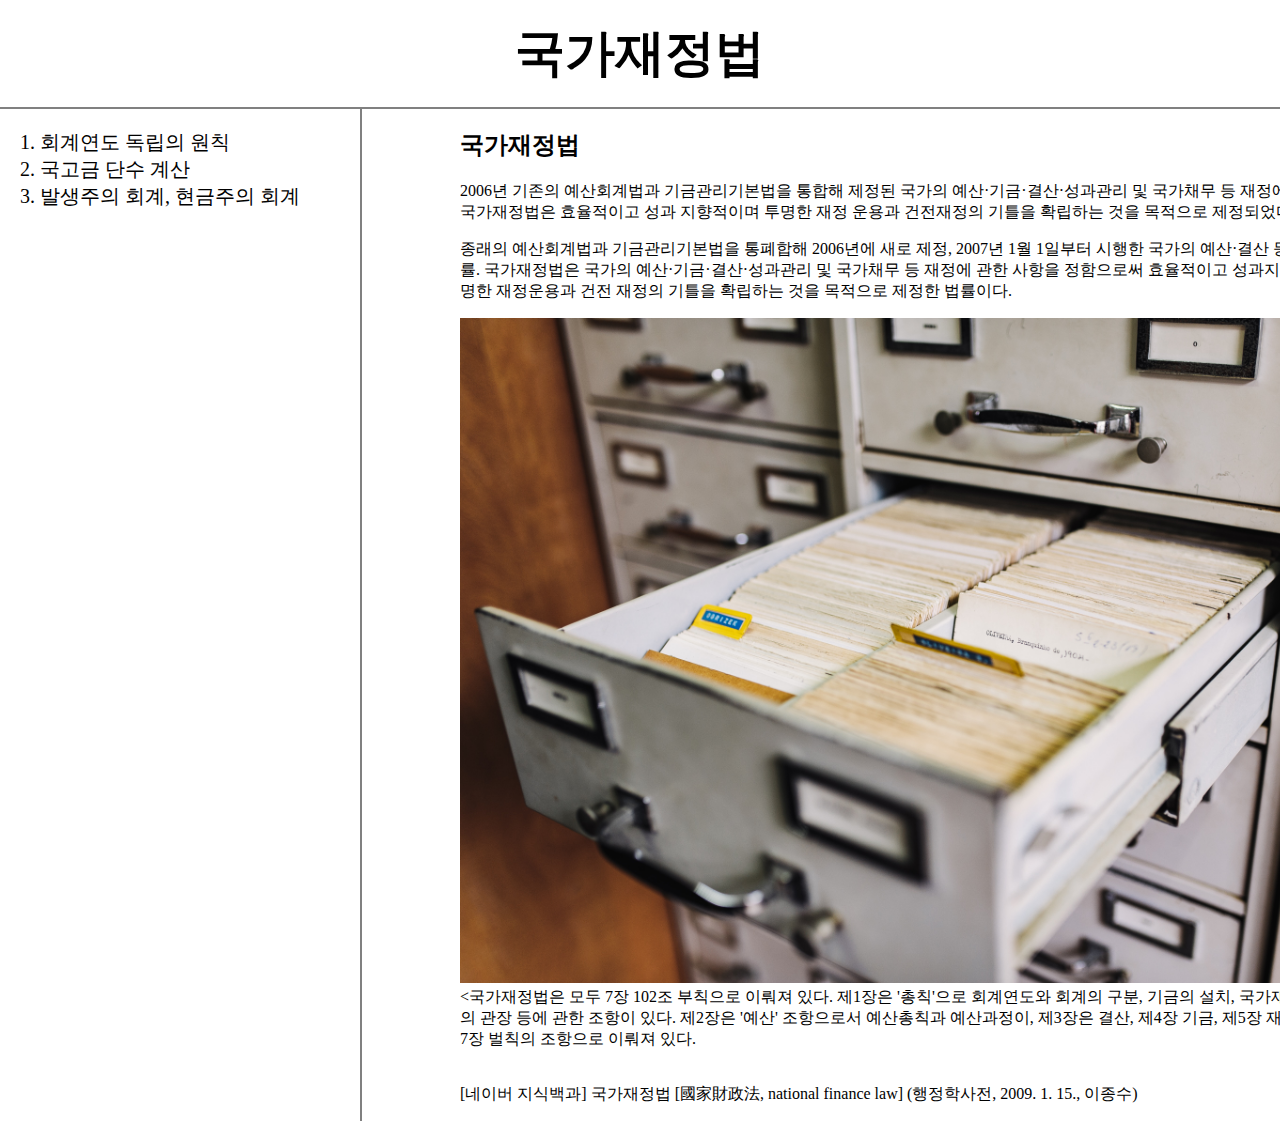
<file: index.html>
<!doctype html>
<html>
<head>
  <!-- Global site tag (gtag.js) - Google Analytics -->
<script async src="https://www.googletagmanager.com/gtag/js?id=UA-155068706-1"></script>
<script>
  window.dataLayer = window.dataLayer || [];
  function gtag(){dataLayer.push(arguments);}
  gtag('js', new Date());

  gtag('config', 'UA-155068706-1');
</script>
  <title>국가재정법 - 홈페이지</title>
  <meta charset="utf-8">
<link rel="stylesheet" href="style.css">
</head>
<body>
  <h1><a href="index.html">국가재정법</a></h1>
  <div id="grid">
  <ol>
    <li><a href="1.html">회계연도 독립의 원칙</a></li>
    <li><a href="2.html">국고금 단수 계산</a></li>
    <li><a href="3.html">발생주의 회계, 현금주의 회계</a></li>
  </ol>
  <div id="article">
<h2><a href="https://terms.naver.com/entry.nhn?docId=75824&cid=42155&categoryId=42155" target="_blank" title="네이버 백과사전">국가재정법</a></h2>
<p>2006년 기존의 예산회계법과 기금관리기본법을 통합해 제정된 국가의 예산·기금·결산·성과관리 및 국가채무 등 재정에 관한 사항을 정한 법률. 국가재정법은 효율적이고 성과 지향적이며 투명한 재정 운용과 건전재정의 기틀을 확립하는 것을 목적으로 제정되었다.</p>
<p>종래의 예산회계법과 기금관리기본법을 통폐합해 2006년에 새로 제정, 2007년 1월 1일부터 시행한 국가의 예산·결산 등에 관한 사항을 정한 법률. 국가재정법은 국가의 예산·기금·결산·성과관리 및 국가채무 등 재정에 관한 사항을 정함으로써 효율적이고 성과지향적(成果指向的)이며 투명한 재정운용과 건전 재정의 기틀을 확립하는 것을 목적으로 제정한 법률이다.</p>
<img src="국가재정법.jpg" width="1000px"
<p><국가재정법은 모두 7장 102조 부칙으로 이뤄져 있다. 제1장은 '총칙'으로 회계연도와 회계의 구분, 기금의 설치, 국가재정운용계획의 수립, 업무의 관장 등에 관한 조항이 있다. 제2장은 '예산' 조항으로서 예산총칙과 예산과정이, 제3장은 결산, 제4장 기금, 제5장 재정건전화, 제6장 보칙, 제7장 벌칙의 조항으로 이뤄져 있다.</p><br>
[네이버 지식백과] 국가재정법 [國家財政法, national finance law] (행정학사전, 2009. 1. 15., 이종수)
<p>
</div>
</div>
  <div id="disqus_thread"></div>
<script>

/**
*  RECOMMENDED CONFIGURATION VARIABLES: EDIT AND UNCOMMENT THE SECTION BELOW TO INSERT DYNAMIC VALUES FROM YOUR PLATFORM OR CMS.
*  LEARN WHY DEFINING THESE VARIABLES IS IMPORTANT: https://disqus.com/admin/universalcode/#configuration-variables*/
/*
var disqus_config = function () {
this.page.url = PAGE_URL;  // Replace PAGE_URL with your page's canonical URL variable
this.page.identifier = PAGE_IDENTIFIER; // Replace PAGE_IDENTIFIER with your page's unique identifier variable
};
*/
(function() { // DON'T EDIT BELOW THIS LINE
var d = document, s = d.createElement('script');
s.src = 'https://web1-ltjurny8sp.disqus.com/embed.js';
s.setAttribute('data-timestamp', +new Date());
(d.head || d.body).appendChild(s);
})();
</script>
<noscript>Please enable JavaScript to view the <a href="https://disqus.com/?ref_noscript">comments powered by Disqus.</a></noscript>
  </p>
  <!--Start of Tawk.to Script-->
<script type="text/javascript">
var Tawk_API=Tawk_API||{}, Tawk_LoadStart=new Date();
(function(){
var s1=document.createElement("script"),s0=document.getElementsByTagName("script")[0];
s1.async=true;
s1.src='https://embed.tawk.to/5e089e3c7e39ea1242a233dc/default';
s1.charset='UTF-8';
s1.setAttribute('crossorigin','*');
s0.parentNode.insertBefore(s1,s0);
})();
</script>
<!--End of Tawk.to Script-->
</body>
</html>
</file>
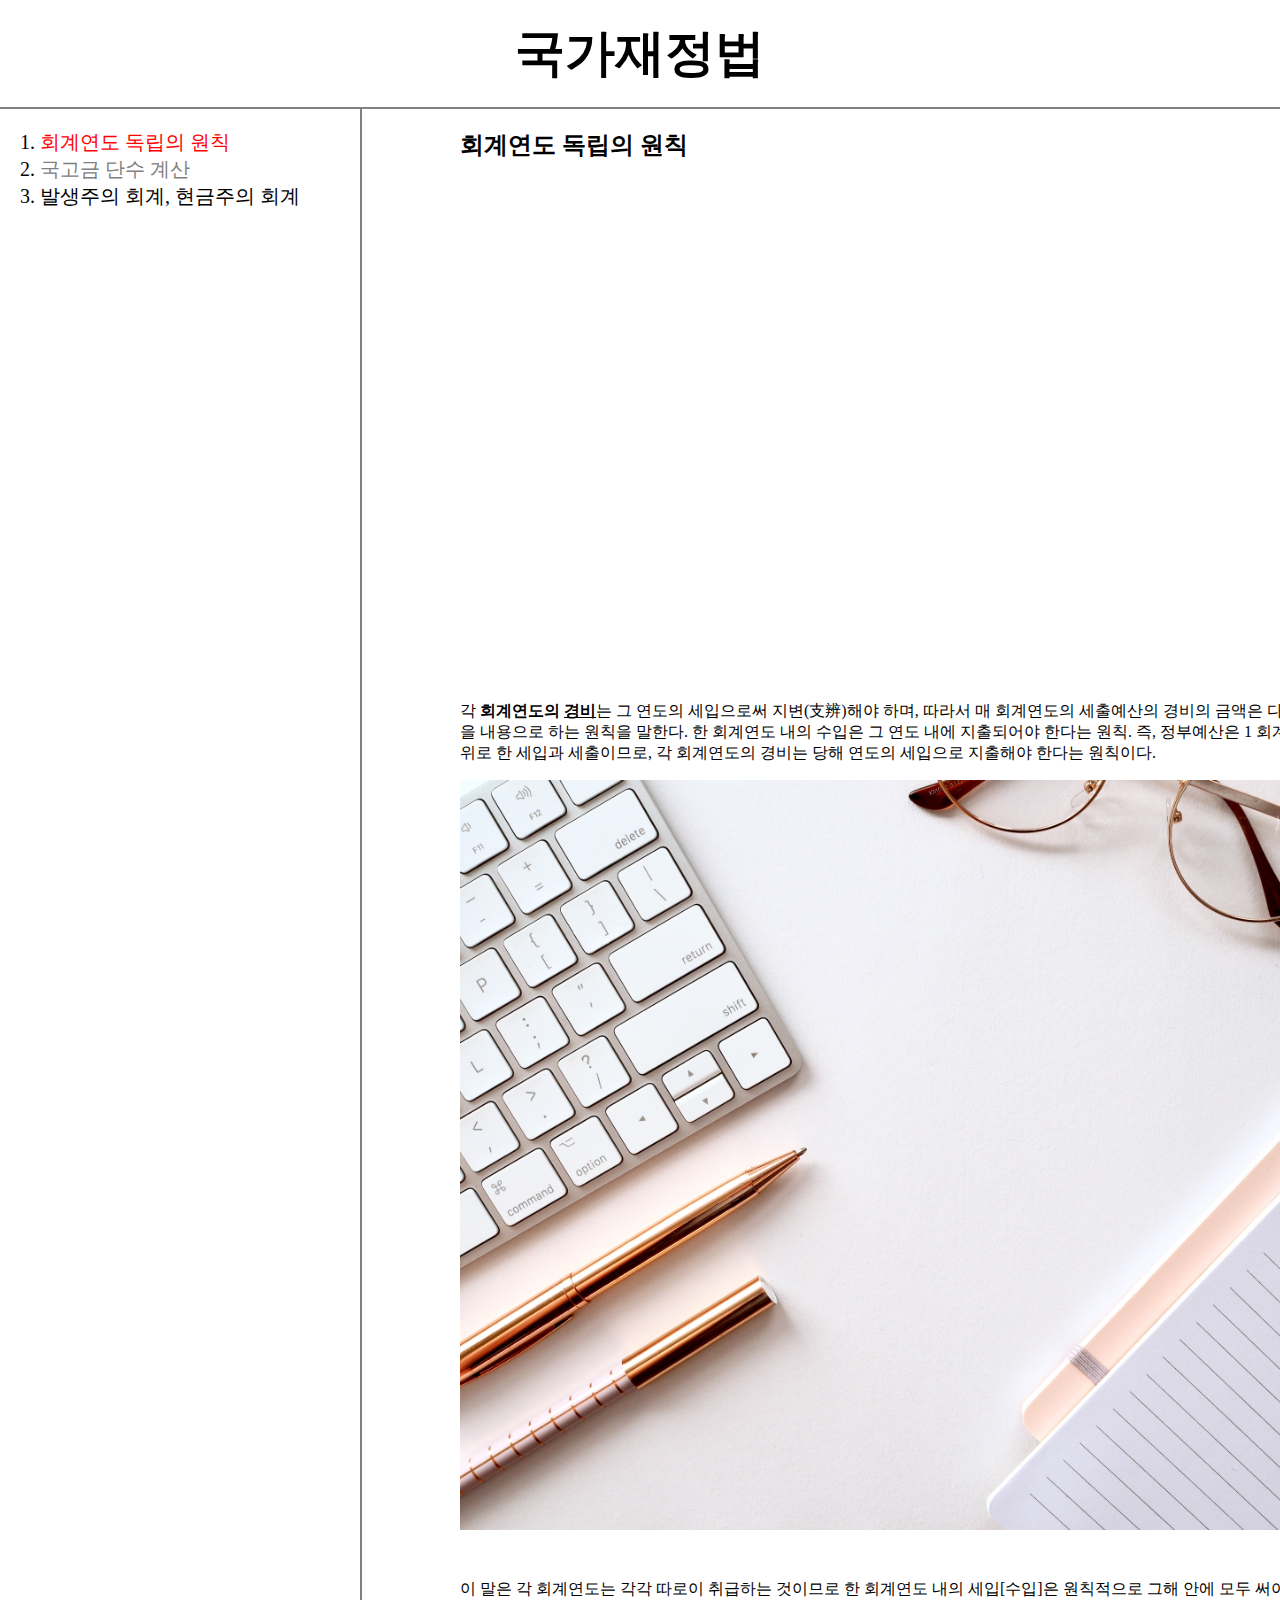
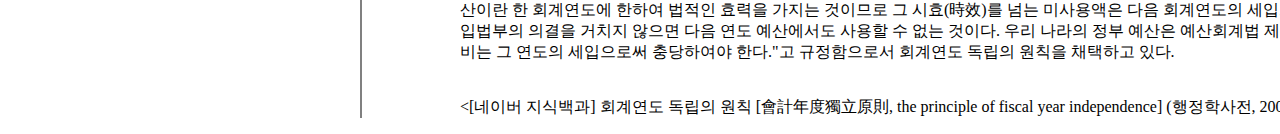
<file: 1.html>
<!doctype html>
<html>
<head>
  <!-- Global site tag (gtag.js) - Google Analytics -->
<script async src="https://www.googletagmanager.com/gtag/js?id=UA-155068706-1"></script>
<script>
  window.dataLayer = window.dataLayer || [];
  function gtag(){dataLayer.push(arguments);}
  gtag('js', new Date());

  gtag('config', 'UA-155068706-1');
</script>
  <title>국가재정법 - 회계연도 독립의 원칙</title>
  <meta charset="utf-8">
  <link rel="stylesheet" href="style.css">
</head>
<body>
  <h1><a href="index.html">국가재정법</a></h1>
  <div id="grid">
    <ol>
      <li><a href="1.html" class="saw" id="active">회계연도 독립의 원칙</a></li>
      <li><a href="2.html" class="saw">국고금 단수 계산</a></li>
      <li><a href="3.html">발생주의 회계, 현금주의 회계</a></li>
    </ol>
  <!--
    <h1><a href="index.html"><font color="red">국가재정법</font></a></h1>
    <ol>
      <li><a href="1.html"><font color="red">회계연도 독립의 원칙</font></a></li>
      <li><a href="2.html"><font color="red">국고금 단수 계산</font></a></li>
      <li><a href="3.html"><font color="red">발생주의 회계, 현금주의 회계</font></a></li>
    </ol>
  -->
    <div id="article">
      <h2><a href="https://terms.naver.com/entry.nhn?docId=78564&cid=42155&categoryId=42155" target="_blank" title="네이버 백과사전">회계연도 독립의 원칙</a></h2>
      <p><iframe width="1000" height="500" src="https://www.youtube.com/embed/7T7r_oSp0SE?list=PLuHgQVnccGMDZP7FJ_ZsUrdCGH68ppvPb" frameborder="0" allow="accelerometer; autoplay; encrypted-media; gyroscope; picture-in-picture" allowfullscreen></iframe></p>
      <p style="width:1000px;">각 <strong>회계연도의 <u>경비</u></strong>는 그 연도의 세입으로써 지변(支辨)해야 하며, 따라서 매 회계연도의 세출예산의 경비의 금액은 다음 연도에 사용할 수 없음을 내용으로 하는 원칙을 말한다.
      한 회계연도 내의 수입은 그 연도 내에 지출되어야 한다는 원칙. 즉, 정부예산은 1 회계연도(一會計年度)를 단위로 한 세입과 세출이므로, 각 회계연도의 경비는 당해 연도의 세입으로 지출해야 한다는 원칙이다.</p>
      <img src="회계연도.jpg" width="1000px">
      <p style="margin-top:45px;width:1000px;">이 말은 각 회계연도는 각각 따로이 취급하는 것이므로 한 회계연도 내의 세입[수입]은 원칙적으로 그해 안에 모두 써야 한다는 뜻이다.
      원래 예산이란 한 회계연도에 한하여 법적인 효력을 가지는 것이므로 그 시효(時效)를 넘는 미사용액은 다음 회계연도의 세입으로 넘겨지더라도 다시 입법부의 의결을 거치지 않으면 다음 연도 예산에서도 사용할 수 없는 것이다.
      우리 나라의 정부 예산은 예산회계법 제3조에 "각 회계연도의 경비는 그 연도의 세입으로써 충당하여야 한다."고 규정함으로서 회계연도 독립의 원칙을 채택하고 있다.</p><br>
      <[네이버 지식백과] 회계연도 독립의 원칙 [會計年度獨立原則, the principle of fiscal year independence] (행정학사전, 2009. 1. 15., 이종수)
    </div>
  </div>
  <p>
    <div id="disqus_thread"></div>
<script>

/**
*  RECOMMENDED CONFIGURATION VARIABLES: EDIT AND UNCOMMENT THE SECTION BELOW TO INSERT DYNAMIC VALUES FROM YOUR PLATFORM OR CMS.
*  LEARN WHY DEFINING THESE VARIABLES IS IMPORTANT: https://disqus.com/admin/universalcode/#configuration-variables*/
/*
var disqus_config = function () {
this.page.url = PAGE_URL;  // Replace PAGE_URL with your page's canonical URL variable
this.page.identifier = PAGE_IDENTIFIER; // Replace PAGE_IDENTIFIER with your page's unique identifier variable
};
*/
(function() { // DON'T EDIT BELOW THIS LINE
var d = document, s = d.createElement('script');
s.src = 'https://web1-ltjurny8sp.disqus.com/embed.js';
s.setAttribute('data-timestamp', +new Date());
(d.head || d.body).appendChild(s);
})();
</script>
<noscript>Please enable JavaScript to view the <a href="https://disqus.com/?ref_noscript">comments powered by Disqus.</a></noscript>
    </p>
</body>
</html>
</file>
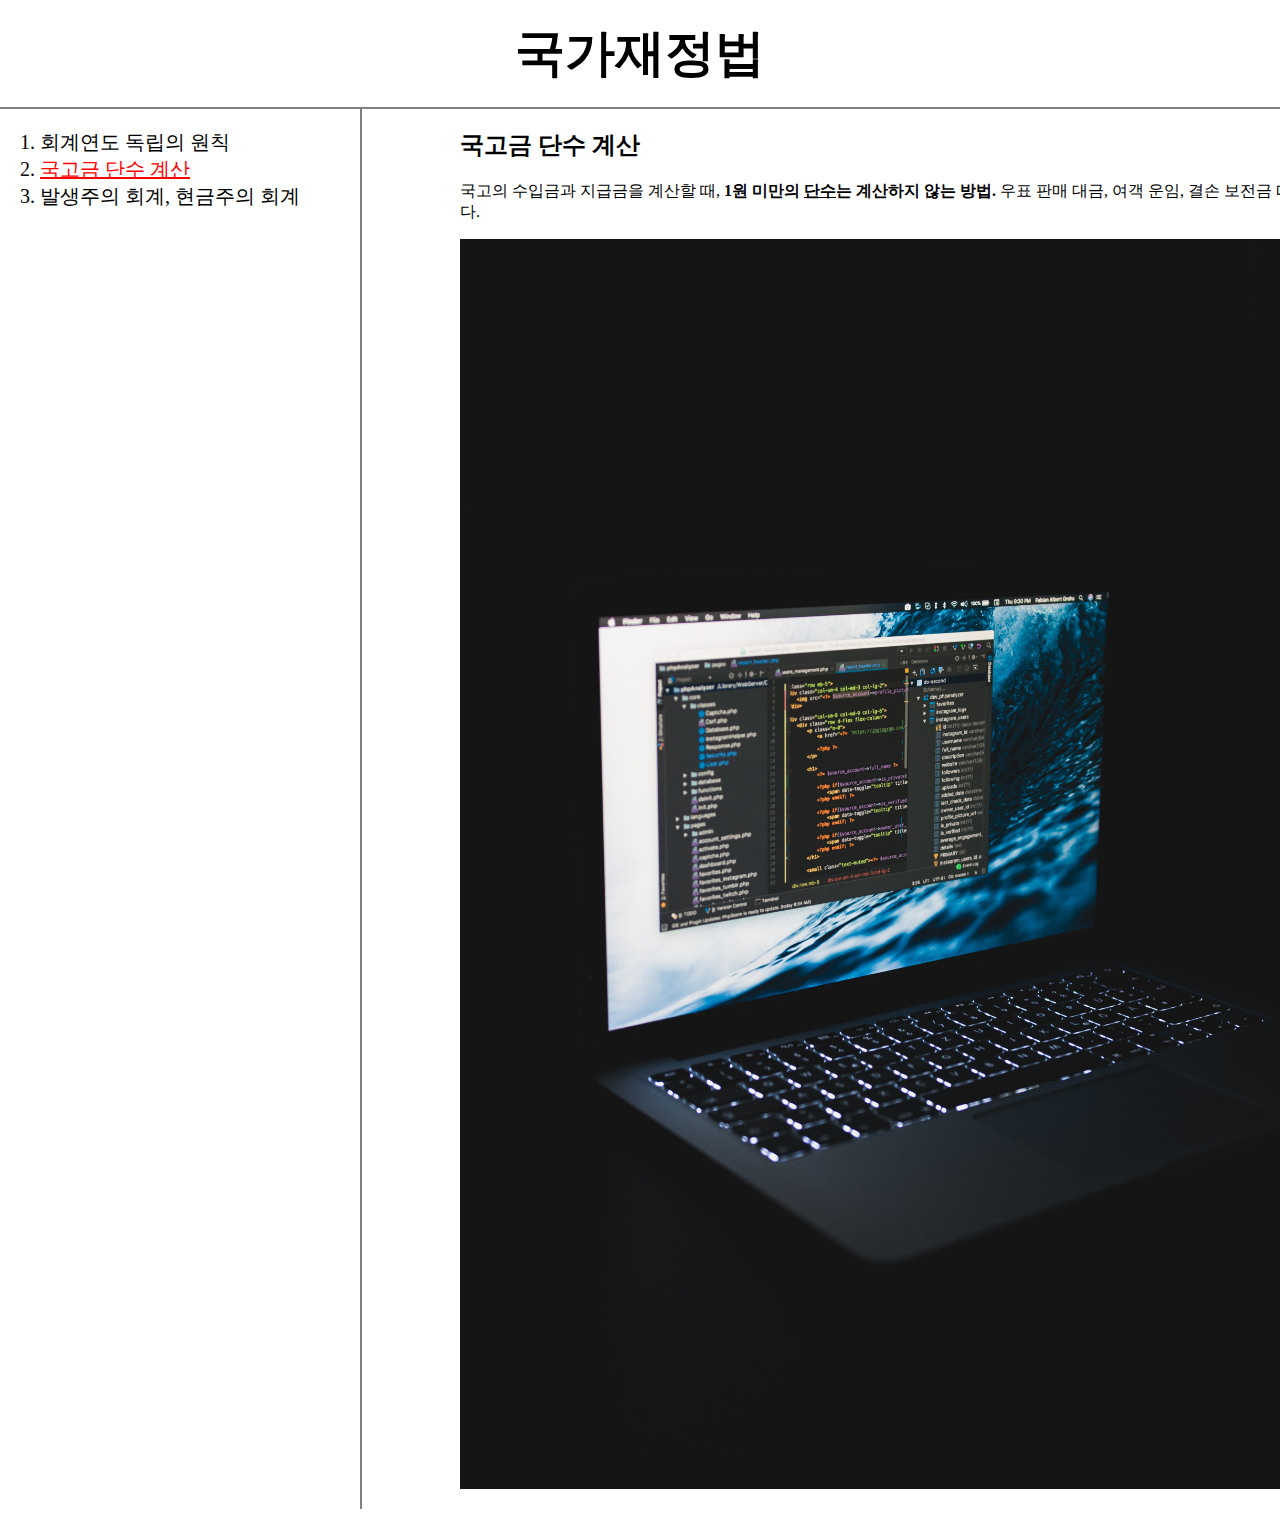
<file: 2.html>
<!doctype html>
<html>
<head>
  <!-- Global site tag (gtag.js) - Google Analytics -->
<script async src="https://www.googletagmanager.com/gtag/js?id=UA-155068706-1"></script>
<script>
  window.dataLayer = window.dataLayer || [];
  function gtag(){dataLayer.push(arguments);}
  gtag('js', new Date());

  gtag('config', 'UA-155068706-1');
</script>
  <title>국가재정법 - 국고금 단수 계산</title>
  <meta charset="utf-8">
  <!--
  <style>
   a {
     color:black;
     text-decoration:none;
   }
   h1 {
     font-size:50px;
     text-align:center;
     font-style:normal;
   }
  </style>
  -->
<link rel="stylesheet" href="style.css">
</head>
<body>
  <h1><a href="index.html">국가재정법</a></h1>
  <div id="grid">
    <ol>
      <li><a href="1.html">회계연도 독립의 원칙</a></li>
      <li><a href="2.html" style="color:red;text-decoration:underline;">국고금 단수 계산</a></li>
      <li><a href="3.html">발생주의 회계, 현금주의 회계</a></li>
    </ol>
    <div id="article">
    <h2><a href="https://ko.dict.naver.com/#/entry/koko/77bf21818c624d298332ce0b022fa2a5" target="_blank" title="네이버 백과사전">
      국고금 단수 계산</a></h2>
    <p style="width:1000px;">국고의 수입금과 지급금을 계산할 때, <strong>1원 미만의 <u>단수</u>는 계산하지 않는 방법.</strong> 우표 판매 대금, 여객 운임, 결손 보전금 따위에는 적용하지 아니한다. </p>
    <img src="단수계산.jpg" width="1000px">
    <p>
      <div id="disqus_thread"></div>
  </div>
  </div>
<script>

/**
*  RECOMMENDED CONFIGURATION VARIABLES: EDIT AND UNCOMMENT THE SECTION BELOW TO INSERT DYNAMIC VALUES FROM YOUR PLATFORM OR CMS.
*  LEARN WHY DEFINING THESE VARIABLES IS IMPORTANT: https://disqus.com/admin/universalcode/#configuration-variables*/
/*
var disqus_config = function () {
this.page.url = PAGE_URL;  // Replace PAGE_URL with your page's canonical URL variable
this.page.identifier = PAGE_IDENTIFIER; // Replace PAGE_IDENTIFIER with your page's unique identifier variable
};
*/
(function() { // DON'T EDIT BELOW THIS LINE
var d = document, s = d.createElement('script');
s.src = 'https://web1-ltjurny8sp.disqus.com/embed.js';
s.setAttribute('data-timestamp', +new Date());
(d.head || d.body).appendChild(s);
})();
</script>
<noscript>Please enable JavaScript to view the <a href="https://disqus.com/?ref_noscript">comments powered by Disqus.</a></noscript>
    </p>
</body>
</html>
</file>
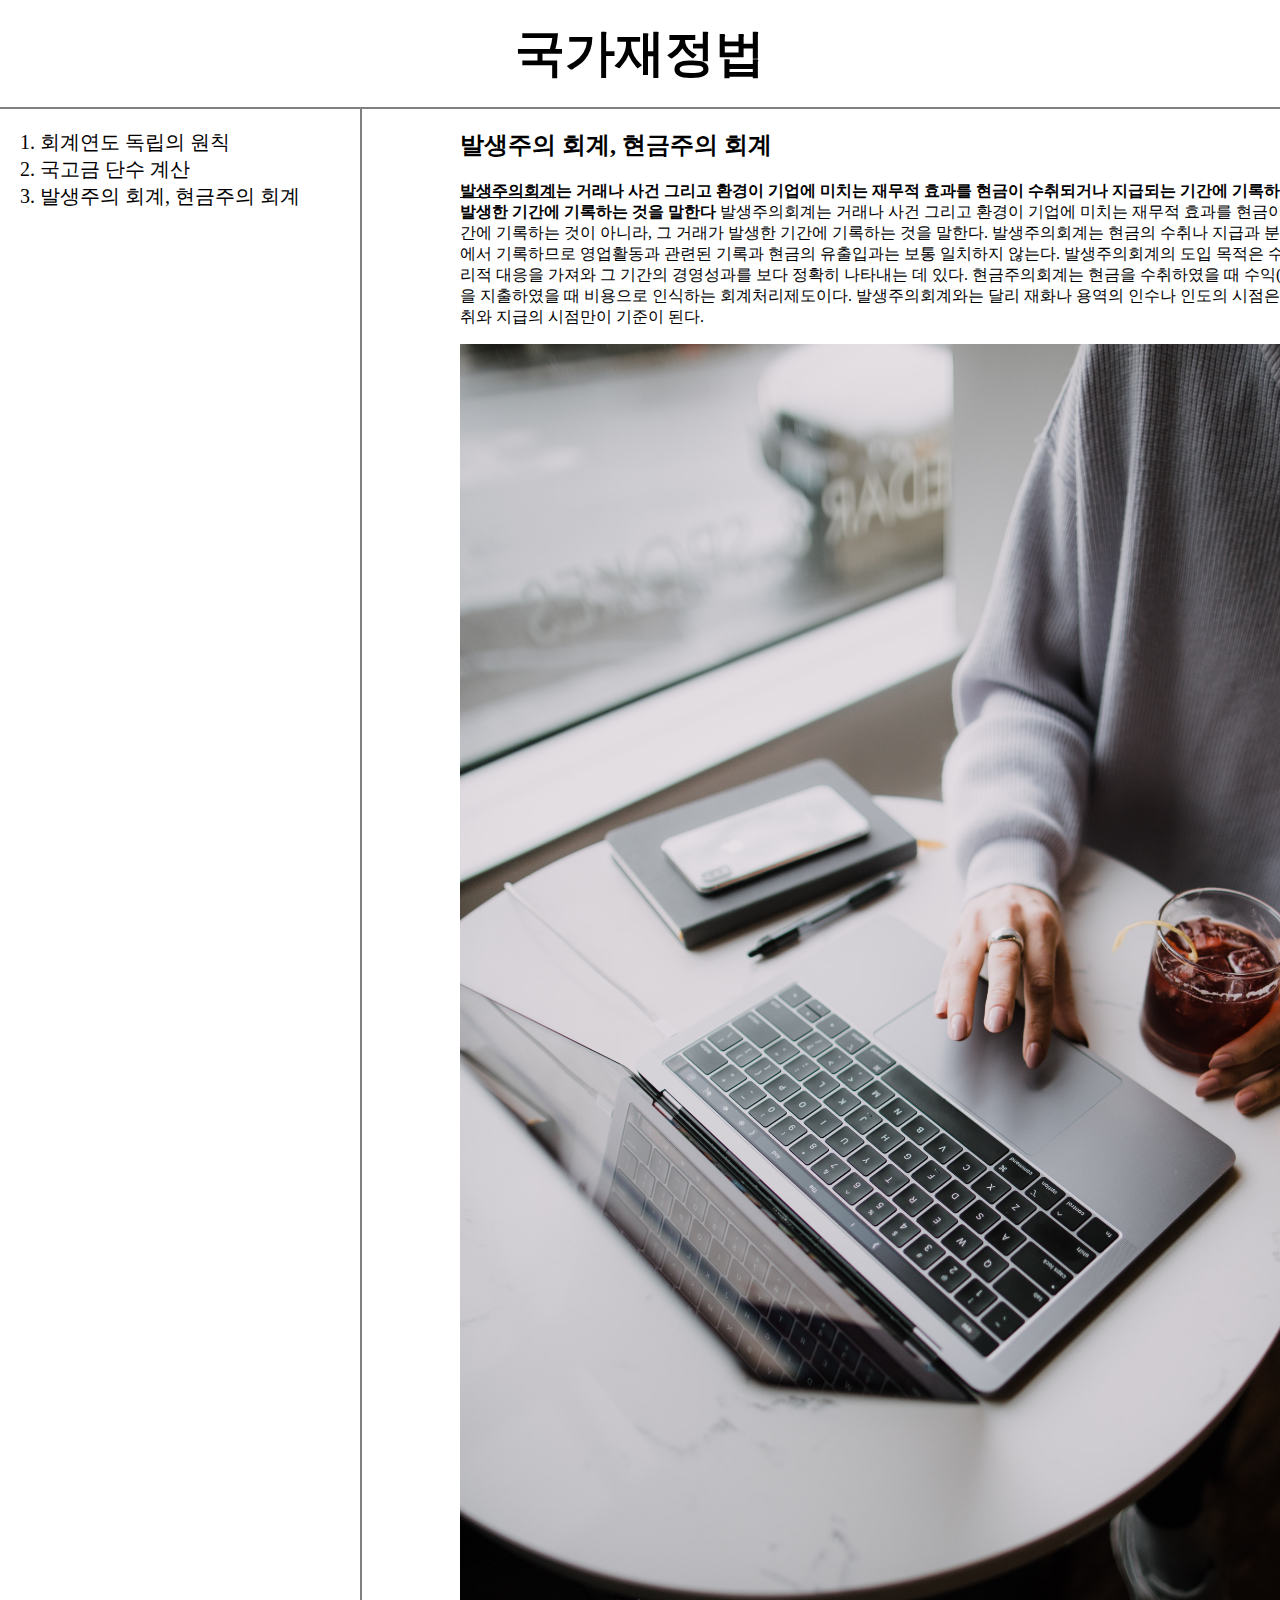
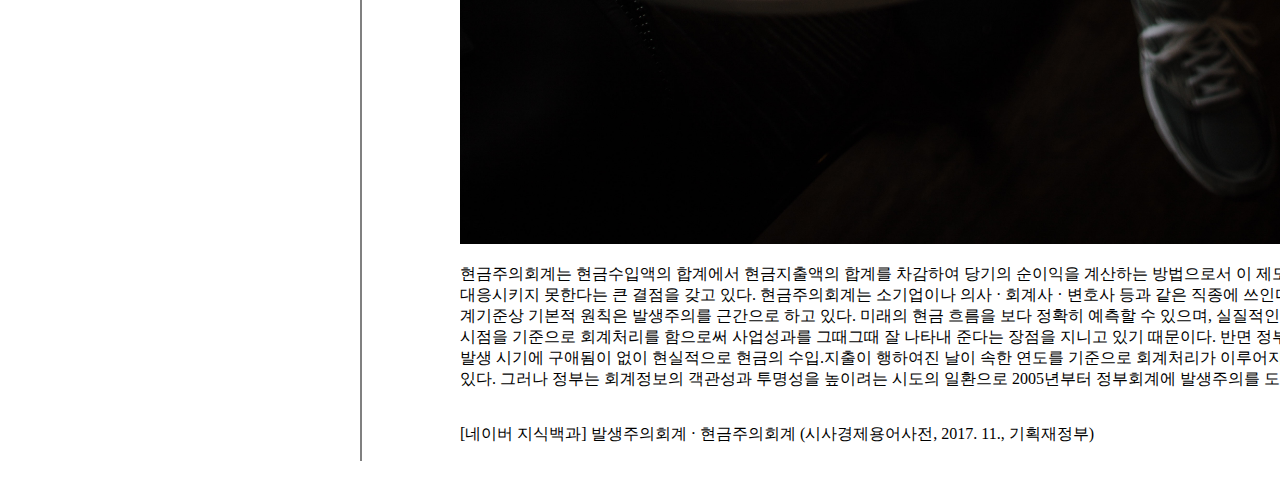
<file: 3.html>
<!doctype html>
<html>
<head>
  <!-- Global site tag (gtag.js) - Google Analytics -->
<script async src="https://www.googletagmanager.com/gtag/js?id=UA-155068706-1"></script>
<script>
  window.dataLayer = window.dataLayer || [];
  function gtag(){dataLayer.push(arguments);}
  gtag('js', new Date());

  gtag('config', 'UA-155068706-1');
</script>
  <title>국가재정법 - 발생주의 회계, 현금주의 회계</title>
  <meta charset="utf-8">
<link rel="stylesheet" href="style.css">
</head>
<body>
  <h1><a href="index.html">국가재정법</a></h1>
  <div id="grid">
  <ol>
    <li><a href="1.html">회계연도 독립의 원칙</a></li>
    <li><a href="2.html">국고금 단수 계산</a></li>
    <li><a href="3.html">발생주의 회계, 현금주의 회계</a></li>
  </ol>
  <div id="article">
  <h2><a href="https://terms.naver.com/entry.nhn?docId=299510&cid=43665&categoryId=43665" target="_blank" title="네이버 백과사전">발생주의 회계, 현금주의 회계</a></h2>
  <P style="width:1000px;"><strong><u>발생주의회계</u>는 거래나 사건 그리고 환경이 기업에 미치는 재무적 효과를 현금이 수취되거나 지급되는 기간에 기록하는 것이 아니라, 그 거래가 발생한 기간에 기록하는 것을 말한다</strong>
발생주의회계는 거래나 사건 그리고 환경이 기업에 미치는 재무적 효과를 현금이 수취되거나 지급되는 기간에 기록하는 것이 아니라, 그 거래가 발생한 기간에 기록하는 것을 말한다. 발생주의회계는 현금의 수취나 지급과 분리하여 거래의 발생시점에서 기록하므로 영업활동과 관련된 기록과 현금의 유출입과는 보통 일치하지 않는다. 발생주의회계의 도입 목적은 수익 · 비용 원칙에 보다 합리적 대응을 가져와 그 기간의 경영성과를 보다 정확히 나타내는 데 있다. 현금주의회계는 현금을 수취하였을 때 수익(매출)으로 인식하고 현금을 지출하였을 때 비용으로 인식하는 회계처리제도이다. 발생주의회계와는 달리 재화나 용역의 인수나 인도의 시점은 중요하지 않고 현금의 수취와 지급의 시점만이 기준이 된다.</p>
<img src="회계.jpg" width="1000px">
<p style="width:1000px;">현금주의회계는 현금수입액의 합계에서 현금지출액의 합계를 차감하여 당기의 순이익을 계산하는 방법으로서 이 제도하에서는 수익과 비용을 대응시키지 못한다는 큰 결점을 갖고 있다. 현금주의회계는 소기업이나 의사 · 회계사 · 변호사 등과 같은 직종에 쓰인다. 현재 우리나라 기업회계기준상 기본적 원칙은 발생주의를 근간으로 하고 있다. 미래의 현금 흐름을 보다 정확히 예측할 수 있으며, 실질적인 경제적 거래가 발생하는 시점을 기준으로 회계처리를 함으로써 사업성과를 그때그때 잘 나타내 준다는 장점을 지니고 있기 때문이다. 반면 정부회계는 세입 · 세출 원인 발생 시기에 구애됨이 없이 현실적으로 현금의 수입.지출이 행하여진 날이 속한 연도를 기준으로 회계처리가 이루어지는 현금주의를 채택하고 있다. 그러나 정부는 회계정보의 객관성과 투명성을 높이려는 시도의 일환으로 2005년부터 정부회계에 발생주의를 도입하여 시행하였다.</p><br>
[네이버 지식백과] 발생주의회계 · 현금주의회계 (시사경제용어사전, 2017. 11., 기획재정부)
<p>
</div>
</div>
  <div id="disqus_thread"></div>
<script>

/**
*  RECOMMENDED CONFIGURATION VARIABLES: EDIT AND UNCOMMENT THE SECTION BELOW TO INSERT DYNAMIC VALUES FROM YOUR PLATFORM OR CMS.
*  LEARN WHY DEFINING THESE VARIABLES IS IMPORTANT: https://disqus.com/admin/universalcode/#configuration-variables*/
/*
var disqus_config = function () {
this.page.url = PAGE_URL;  // Replace PAGE_URL with your page's canonical URL variable
this.page.identifier = PAGE_IDENTIFIER; // Replace PAGE_IDENTIFIER with your page's unique identifier variable
};
*/
(function() { // DON'T EDIT BELOW THIS LINE
var d = document, s = d.createElement('script');
s.src = 'https://web1-ltjurny8sp.disqus.com/embed.js';
s.setAttribute('data-timestamp', +new Date());
(d.head || d.body).appendChild(s);
})();
</script>
<noscript>Please enable JavaScript to view the <a href="https://disqus.com/?ref_noscript">comments powered by Disqus.</a></noscript>
  </p>
</body>
</html>
</file>
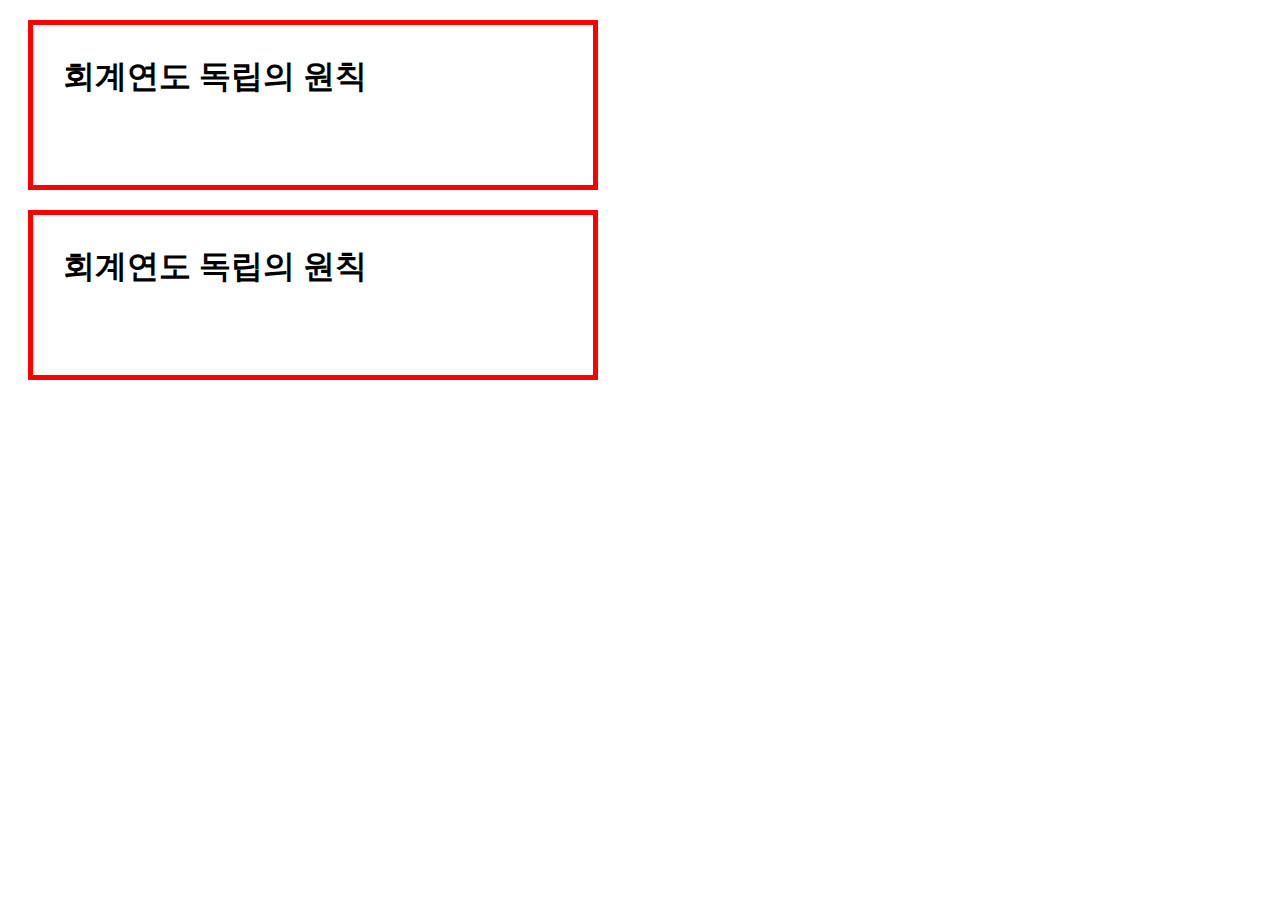
<file: box.html>
<!doctype html>
<html>
<head>
  <meta charset="utf-8">
  <title></title>
  <style>
  /*
  block level element
  */
    h1{
      border: 5px solid red;
      padding: 30px;
      margin: 20px;
      display: block;
      width:500px;
      height: 100px;
    }
  </style>
</head>
<body>
  <h1>회계연도 독립의 원칙</h1>
  <h1>회계연도 독립의 원칙</h1>
</body>
</html>
</file>
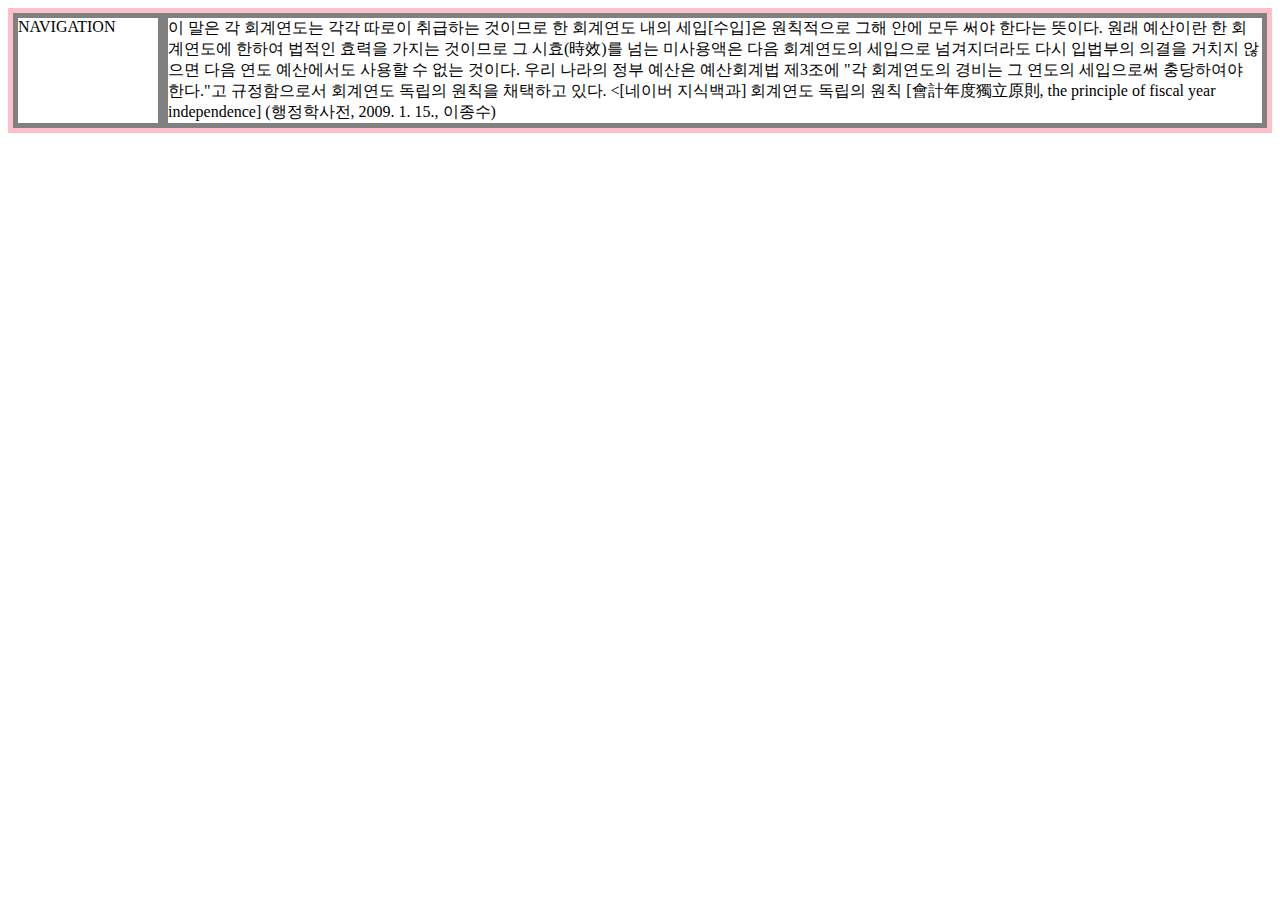
<file: grid.html>
<!doctype html>
<html>
  <head>
    <meta charset="utf-8">
    <title></title>
    <style>
      #grid{
        border: 5px solid pink;
        display: grid;
        grid-template-columns: 150px 1fr;
      }
      div{
        border: 5px solid gray;
      }
    </style>
  </head>
  <body>
    <div id="grid">
      <div>NAVIGATION</div>
      <div>이 말은 각 회계연도는 각각 따로이 취급하는 것이므로 한 회계연도 내의 세입[수입]은 원칙적으로 그해 안에 모두 써야 한다는 뜻이다.
      원래 예산이란 한 회계연도에 한하여 법적인 효력을 가지는 것이므로 그 시효(時效)를 넘는 미사용액은 다음 회계연도의 세입으로 넘겨지더라도 다시 입법부의 의결을 거치지 않으면 다음 연도 예산에서도 사용할 수 없는 것이다.
      우리 나라의 정부 예산은 예산회계법 제3조에 "각 회계연도의 경비는 그 연도의 세입으로써 충당하여야 한다."고 규정함으로서 회계연도 독립의 원칙을 채택하고 있다.
      <[네이버 지식백과] 회계연도 독립의 원칙 [會計年度獨立原則, the principle of fiscal year independence] (행정학사전, 2009. 1. 15., 이종수)</div>
    </div>
  </body>
</html>
</file>
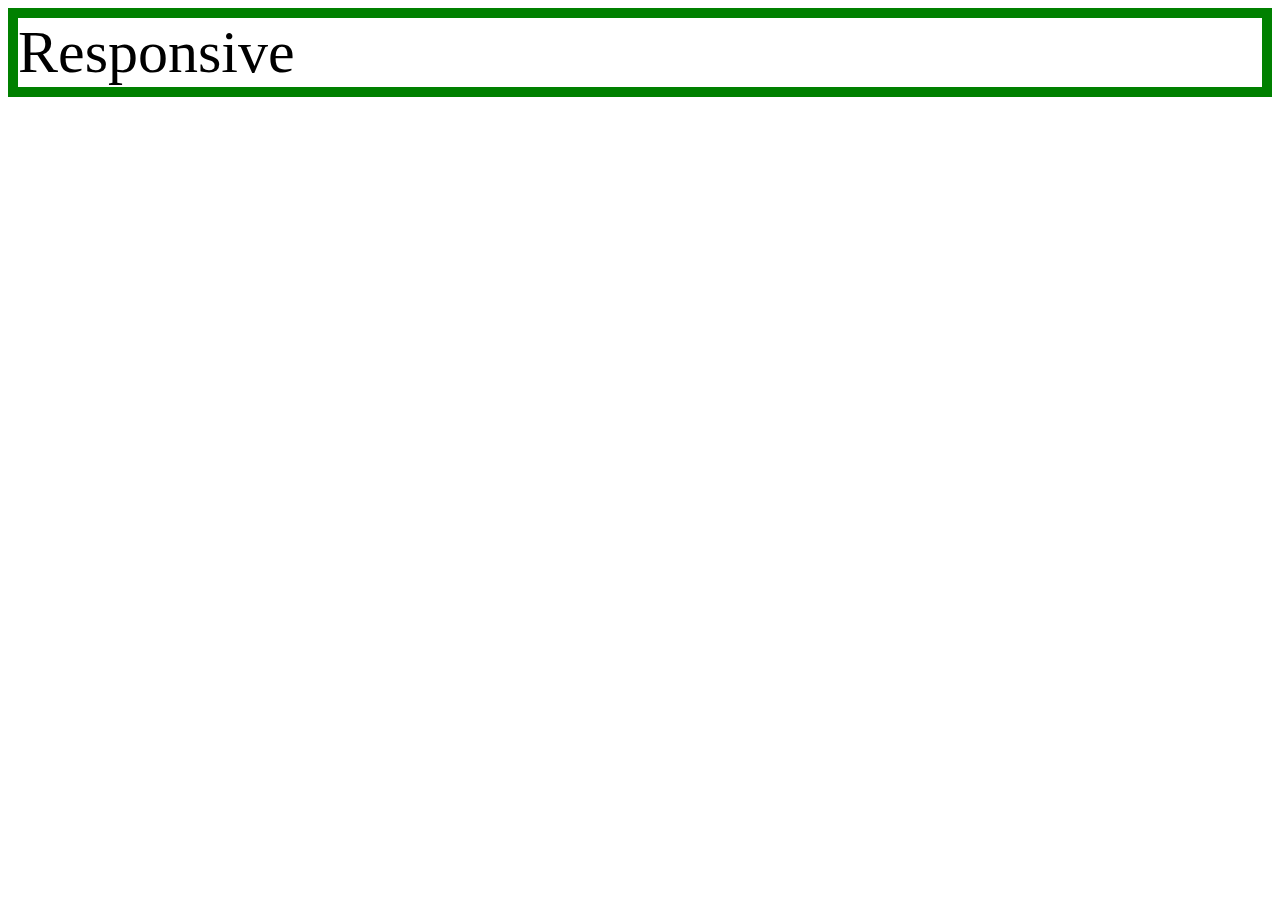
<file: mediaquery.html>
<!doctype html>
<html>
<head>
  <meta charset="utf-8">
  <title></title>
  <style>
    div{
      border:10px solid green;
      font-size:60px;
    }
    @media(max-width:800px) {
      div{
        display:none;
      }
      }
  </style>
</head>
<body>
 <div>
   Responsive
 </div>
</body>
</html>
</file>
<file: style.css>
a {
  color:black;
  text-decoration: none;
}
#active {
    color:red;
}
.saw {
  color:gray;
}
h1 {
  font-size: 50px;
  text-align: center;
  font-style: normal;
  border-bottom: 2px solid gray;
  margin: 0;
  padding: 20px;
}
#grid ol{
  border-right: 2px solid gray;
  width: 300px;
  margin: 0px;
  margin-left: 20px;
  padding: 20px;
  font-size: 20px;
}
body{
  margin: 0;
}
#grid{
  display: grid;
  grid-template-columns: 450px 1fr;
}
#article{
  padding-left: 10px;
}
@media(max-width:1000px){
  #grid{
    display: block;
  }
  #grid ol{
    border-right:none;
  }
     h1 {
   border-bottom: none;
  }
}
</file>
